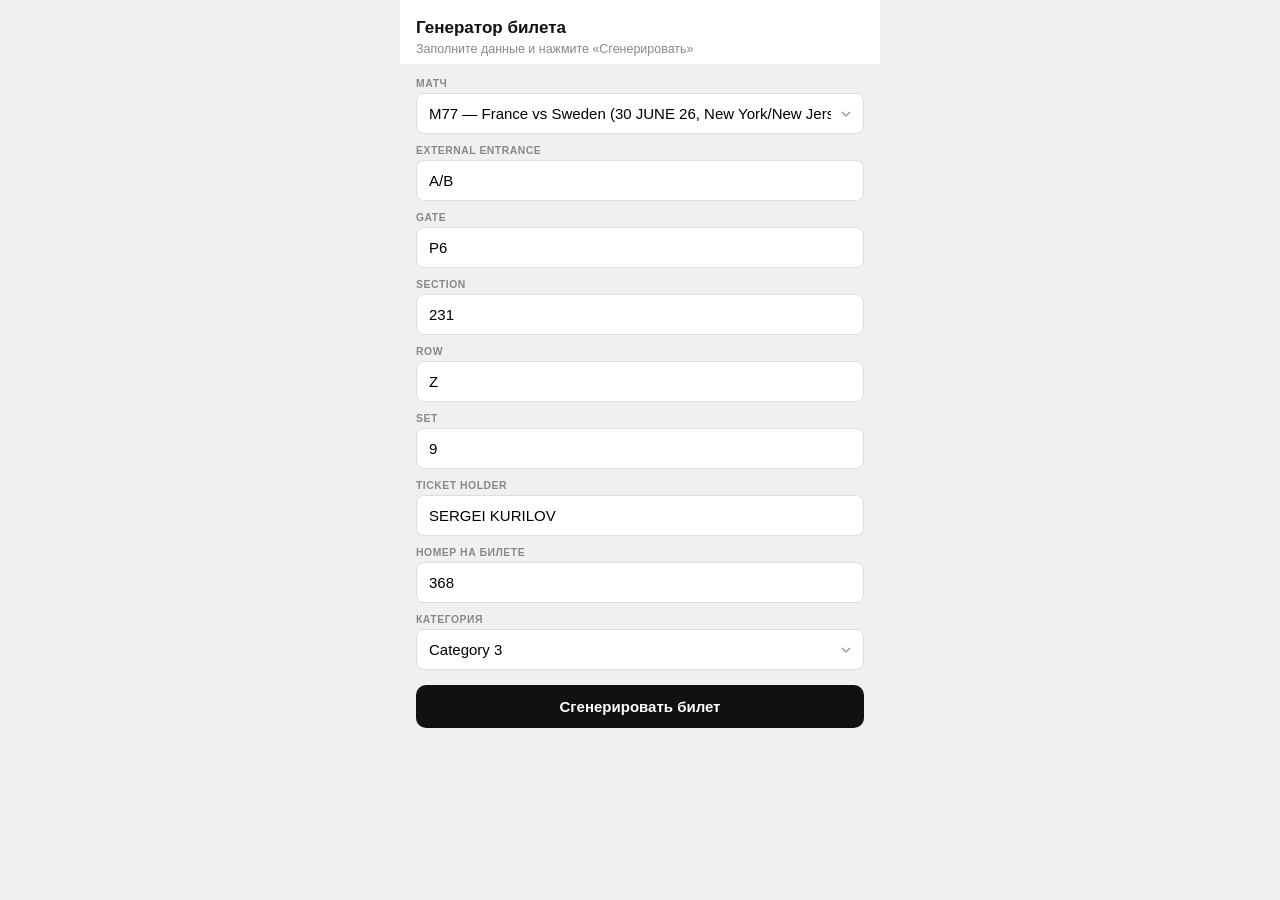
<file: index.html>
<!DOCTYPE html>
<html lang="ru">
<head>
  <meta charset="UTF-8">
  <meta name="viewport" content="width=device-width, initial-scale=1, maximum-scale=1, user-scalable=no, viewport-fit=cover">
  <meta name="theme-color" content="#3a3a3a">
  <title>FIFA Ticket Generator</title>
  <link rel="stylesheet" href="styles.css">
</head>
<body>
  <div class="app-shell">
    <section id="form-view" class="view view--active">
      <header class="form-header">
        <h1>Генератор билета</h1>
        <p>Заполните данные и нажмите «Сгенерировать»</p>
      </header>

      <form id="ticket-form" class="ticket-form" autocomplete="off">
        <label class="field">
          <span class="field__label">Матч</span>
          <select id="match" name="match" required></select>
        </label>
        <label class="field">
          <span class="field__label">External Entrance</span>
          <input type="text" id="entrance" name="entrance" value="A/B" required maxlength="16">
        </label>
        <label class="field">
          <span class="field__label">Gate</span>
          <input type="text" id="gate" name="gate" value="P6" required maxlength="12">
        </label>
        <label class="field">
          <span class="field__label">Section</span>
          <input type="text" id="section" name="section" value="231" required maxlength="8">
        </label>
        <label class="field">
          <span class="field__label">Row</span>
          <input type="text" id="row" name="row" value="Z" required maxlength="6">
        </label>
        <label class="field">
          <span class="field__label">Set</span>
          <input type="text" id="seat" name="seat" value="9" required maxlength="8">
        </label>
        <label class="field">
          <span class="field__label">Ticket holder</span>
          <input type="text" id="holder" name="holder" value="SERGEI KURILOV" required maxlength="64">
        </label>
        <label class="field">
          <span class="field__label">Номер на билете</span>
          <input type="text" id="ticket-code" name="ticket-code" value="368" required maxlength="12" inputmode="numeric" pattern="[0-9]+">
        </label>
        <label class="field">
          <span class="field__label">Категория</span>
          <select id="category" name="category" required>
            <option value="Category 1">Category 1</option>
            <option value="Category 2">Category 2</option>
            <option value="Category 3" selected>Category 3</option>
            <option value="Category 4">Category 4</option>
          </select>
        </label>
        <button type="submit" class="btn-primary">Сгенерировать билет</button>
      </form>
    </section>

    <section id="ticket-view" class="view" hidden>
      <div class="phone">
        <header class="topbar">
          <button type="button" class="back" id="btn-back" aria-label="Назад"></button>
          Ticket 1 of 1
          <span class="dot" aria-hidden="true"></span>
        </header>

        <section class="notice">
          <span class="info" aria-hidden="true">i</span>
          <div class="qr-wrap">
            <img class="notice__img" src="assets/image.png" alt="">
            <svg class="qr-wrap__scan" viewBox="0 0 100 100" preserveAspectRatio="xMidYMid meet" aria-hidden="true">
              <rect class="qr-wrap__line qr-wrap__line--1" x="2" y="2" width="96" height="96" pathLength="100" />
              <rect class="qr-wrap__line qr-wrap__line--2" x="2" y="2" width="96" height="96" pathLength="100" />
            </svg>
          </div>
        </section>

        <main class="card">
          <div class="matchno" id="out-match-num">77</div>

          <div class="logo" aria-hidden="true">
            <span>FIFA</span>
            <span>WORLD CUP</span>
            <span>2026</span>
          </div>

          <h2 class="title" id="out-match-title">M77 France vs Sweden</h2>

          <div class="meta">
            <div class="meta__row">
              <img class="meta__ico" src="assets/free-icon-calendar-days-10178999.png" width="25" height="25" alt="">
              <span id="out-datetime">30 JUNE 26, 17:00</span>
            </div>
            <div class="meta__row">
              <img class="meta__ico" src="assets/1904662-location-map-map-location-map-point-pin-place-placeholder_122512.png" width="25" height="25" alt="">
              <span id="out-stadium">New York/New Jersey Stadium</span>
            </div>
          </div>

          <div class="grid grid--four">
            <div class="box">
              <label>Gate</label>
              <strong id="out-gate">P6</strong>
            </div>
            <div class="box">
              <label>Section</label>
              <strong id="out-section">231</strong>
            </div>
            <div class="box">
              <label>Row</label>
              <strong id="out-row">Z</strong>
            </div>
            <div class="box">
              <label>Set</label>
              <strong id="out-seat">9</strong>
            </div>
          </div>

          <div class="separator"></div>

          <div class="details">
            <div class="row name">
              <div>Ticket Holder</div>
              <div id="out-holder">SERGEI KURILOV</div>
            </div>
            <div class="row cat">
              <div>Category</div>
              <div id="out-category">Category 3</div>
            </div>
          </div>

          <div class="float" aria-hidden="true"></div>
          <div class="noise" aria-hidden="true"></div>
        </main>
      </div>

      <div class="ticker" id="ticker" hidden aria-hidden="true">
        <div class="ticker__viewport">
          <div class="ticker__track" id="ticker-track"></div>
        </div>
      </div>
    </section>
  </div>

  <script src="matches.js"></script>
  <script src="app.js"></script>
</body>
</html>
</file>
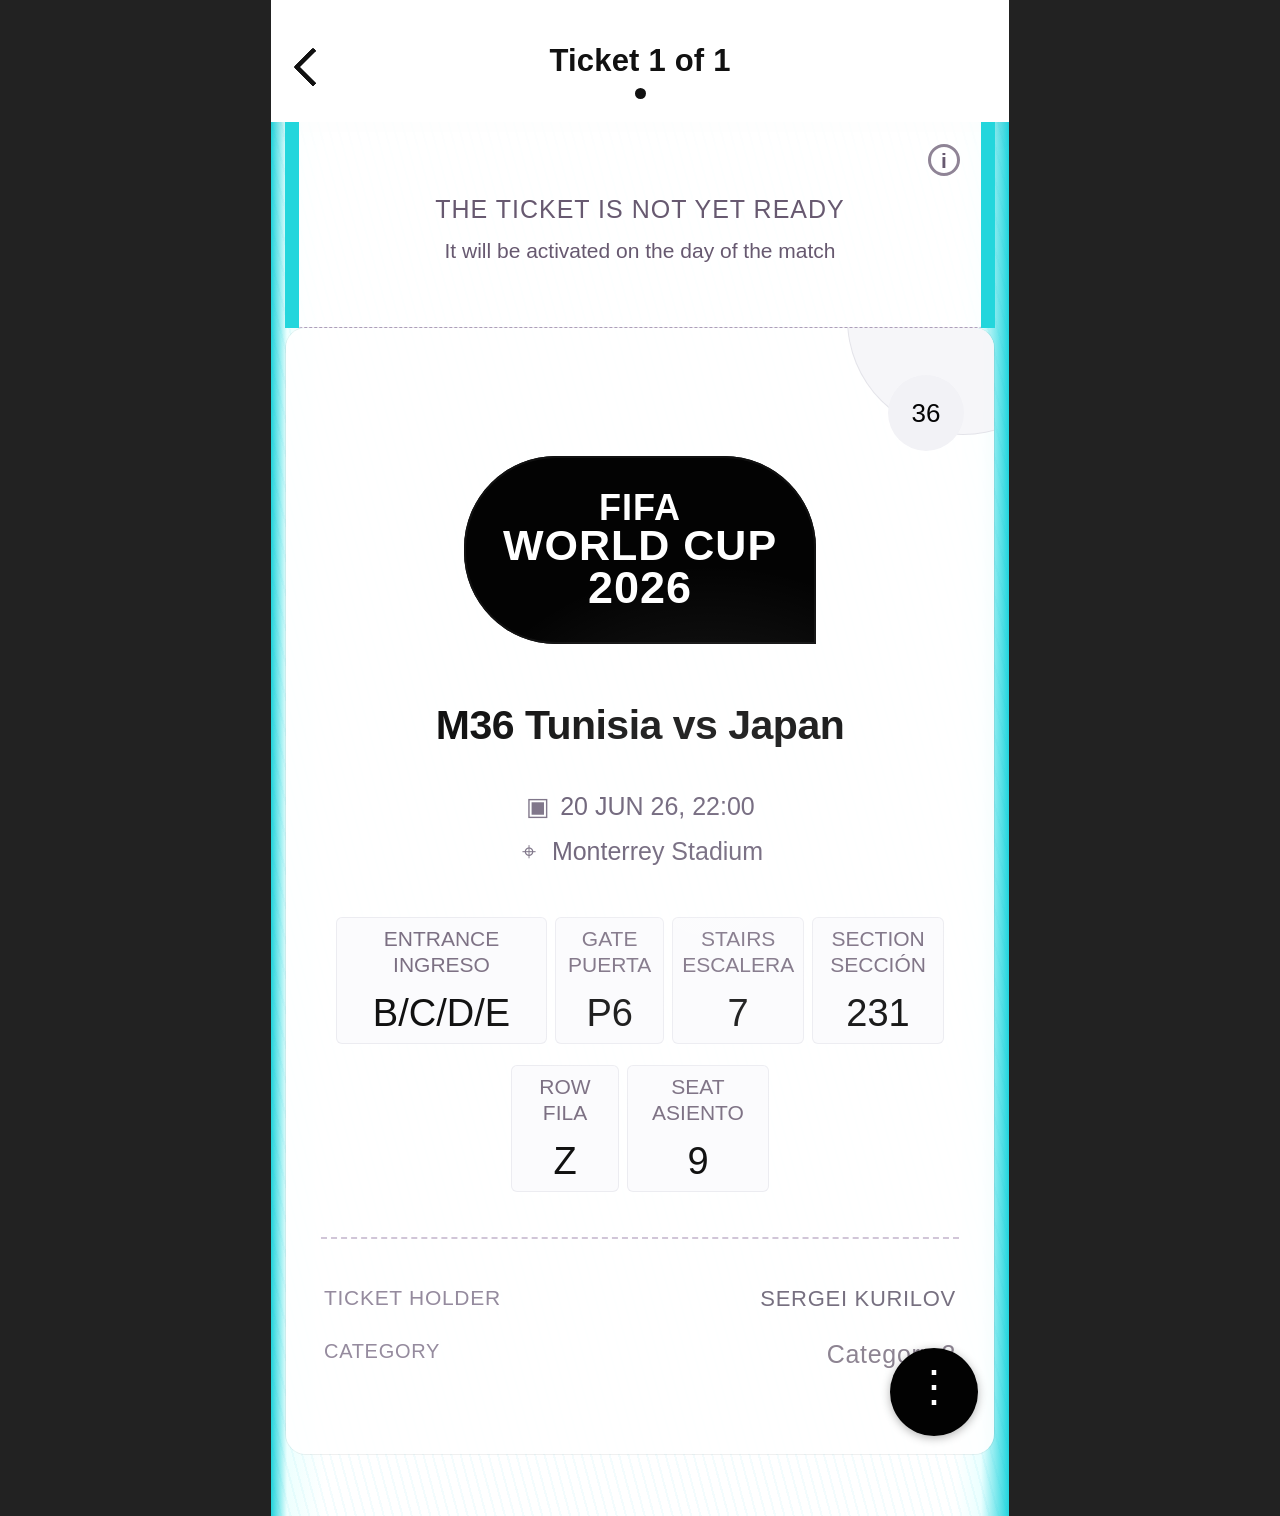
<file: worldcup_ticket_layout.html>
<!DOCTYPE html>
<html lang="ru">
<head>
<meta charset="UTF-8" />
<meta name="viewport" content="width=device-width, initial-scale=1.0" />
<title>FIFA World Cup 2026 Ticket</title>
<style>
  *{box-sizing:border-box} body{margin:0;background:#222;font-family:-apple-system,BlinkMacSystemFont,"Segoe UI",Roboto,Arial,sans-serif;color:#111}
  .phone{width:738px;height:1516px;margin:0 auto;background:linear-gradient(90deg,#21d4dc 0,#ecfffe 16px,#fff 54px,#fff 684px,#eaffff 710px,#22d5de 738px);position:relative;overflow:hidden}
  .phone:before{content:"";position:absolute;inset:0;background:repeating-linear-gradient(75deg,rgba(0,190,220,.10) 0 2px,transparent 2px 9px);opacity:.45;pointer-events:none}
  .topbar{height:122px;background:#fff;display:flex;align-items:center;justify-content:center;position:relative;z-index:1;font-size:31px;font-weight:700;letter-spacing:.2px;box-shadow:0 10px 30px rgba(0,0,0,.04)}
  .back{position:absolute;left:28px;top:53px;width:28px;height:28px;border-left:5px solid #111;border-bottom:5px solid #111;transform:rotate(45deg);border-radius:2px}.dot{position:absolute;bottom:23px;width:11px;height:11px;background:#111;border-radius:50%}
  .notice{margin:0 14px;height:206px;background:rgba(255,255,255,.83);border-radius:0 0 18px 18px;position:relative;z-index:1;text-align:center;padding-top:73px;border-bottom:1px dashed #b8a8c7;color:#675970}.notice:before,.notice:after{content:"";position:absolute;top:0;width:14px;height:206px;background:#23d6dc}.notice:before{left:0}.notice:after{right:0}.notice h2{margin:0 0 15px;font-size:25px;font-weight:500;letter-spacing:1px}.notice p{margin:0;font-size:21px}.info{position:absolute;right:35px;top:22px;width:32px;height:32px;border:3px solid #8f8496;border-radius:50%;font-size:21px;line-height:27px;font-weight:700}
  .card{position:relative;z-index:1;margin:0 15px;height:1126px;background:rgba(255,255,255,.92);border-radius:20px;box-shadow:0 0 0 1px rgba(0,0,0,.06);padding-top:128px;text-align:center;overflow:hidden}.card:before{content:"";position:absolute;right:-85px;top:-125px;width:230px;height:230px;border-radius:50%;border:1px solid rgba(200,200,210,.4);background:rgba(244,244,248,.8)}
  .matchno{position:absolute;right:30px;top:47px;width:76px;height:76px;border-radius:50%;background:#f2f2f6;color:#050505;font-size:26px;display:flex;align-items:center;justify-content:center}.logo{margin:0 auto 58px;width:352px;height:188px;background:#030303;border-radius:92px 92px 0 92px;color:#fff;display:flex;align-items:center;justify-content:center;flex-direction:column;font-weight:900;letter-spacing:1px;line-height:.96;box-shadow:inset 0 0 0 2px #111}.logo span:nth-child(1){font-size:36px}.logo span:nth-child(2){font-size:43px}.logo span:nth-child(3){font-size:45px}.title{font-size:41px;font-weight:650;margin-bottom:35px;letter-spacing:-.5px}.meta{color:#665b72;font-size:25px;line-height:1.8;margin-bottom:43px}.ico{display:inline-block;width:25px;text-align:center;margin-right:10px;opacity:.88}.grid{display:grid;grid-template-columns:1.12fr .58fr .7fr .7fr;gap:8px;margin:0 50px 21px}.box{height:127px;background:rgba(250,250,253,.78);border:1px solid rgba(228,228,235,.65);border-radius:6px;display:flex;flex-direction:column;align-items:center;justify-content:center}.box label{font-size:21px;line-height:1.2;color:#7b6f82;text-transform:uppercase;font-weight:500}.box strong{font-size:38px;font-weight:400;margin-top:15px}.smallgrid{display:grid;grid-template-columns:108px 142px;gap:8px;justify-content:center}.smallgrid .box{height:127px}.separator{border-top:2px dashed #d1c6d8;margin:45px 35px 0}.details{margin:47px 38px 0;color:#958b9e;font-size:21px;text-transform:uppercase;letter-spacing:.7px}.row{display:grid;grid-template-columns:1fr 1fr;text-align:left;margin-bottom:28px}.row div:last-child{text-align:right;color:#8b8193;font-weight:500}.row.name div:last-child{font-size:22px;color:#777080}.row.cat{font-size:20px;text-transform:none}.row.cat div:first-child{text-transform:uppercase}.row.cat div:last-child{font-size:25px;color:#8d8492;text-transform:none}.float{position:absolute;right:16px;bottom:18px;width:88px;height:88px;border-radius:50%;background:#020202;box-shadow:0 2px 10px rgba(0,0,0,.3)}.float:after{content:"⋮";color:white;font-size:44px;line-height:76px}.noise{position:absolute;inset:0;background:radial-gradient(circle at 60% 48%,rgba(255,255,255,.16),transparent 42%);pointer-events:none}
  @media(max-width:760px){.phone{width:100vw;height:205.42vw;transform-origin:top left}.topbar{height:16.53vw}.notice{height:27.91vw}.card{height:152.57vw}.logo{width:47.7vw;height:25.47vw}}
</style>
</head>
<body>
  <div class="phone">
    <div class="topbar"><div class="back"></div>Ticket 1 of 1<div class="dot"></div></div>
    <section class="notice"><div class="info">i</div><h2>THE TICKET IS NOT YET READY</h2><p>It will be activated on the day of the match</p></section>
    <main class="card">
      <div class="matchno">36</div>
      <div class="logo"><span>FIFA</span><span>WORLD CUP</span><span>2026</span></div>
      <div class="title">M36 Tunisia vs Japan</div>
      <div class="meta"><div><span class="ico">▣</span>20 JUN 26, 22:00</div><div><span class="ico">⌖</span>Monterrey Stadium</div></div>
      <div class="grid">
        <div class="box"><label>Entrance<br>Ingreso</label><strong>B/C/D/E</strong></div>
        <div class="box"><label>Gate<br>Puerta</label><strong>P6</strong></div>
        <div class="box"><label>Stairs<br>Escalera</label><strong>7</strong></div>
        <div class="box"><label>Section<br>Sección</label><strong>231</strong></div>
      </div>
      <div class="smallgrid"><div class="box"><label>Row<br>Fila</label><strong>Z</strong></div><div class="box"><label>Seat<br>Asiento</label><strong>9</strong></div></div>
      <div class="separator"></div>
      <div class="details">
        <div class="row name"><div>Ticket Holder</div><div>SERGEI KURILOV</div></div>
        <div class="row cat"><div>Category</div><div>Category 3</div></div>
      </div>
      <div class="float"></div><div class="noise"></div>
    </main>
  </div>
</body>
</html>
</file>
<file: styles.css>
/* Вёрстка билета — на основе worldcup_ticket_layout.html */

*,
*::before,
*::after {
  box-sizing: border-box;
  margin: 0;
  padding: 0;
}

body {
  margin: 0;
  font-family: -apple-system, BlinkMacSystemFont, "Segoe UI", Roboto, Arial, sans-serif;
  color: #111;
  -webkit-font-smoothing: antialiased;
}

.view[hidden] {
  display: none !important;
}

/* ─── Форма ─── */

body:not(.body--ticket) {
  background: #f0f0f0;
}

.app-shell {
  width: 100%;
  max-width: 480px;
  margin: 0 auto;
  min-height: 100dvh;
}

.form-header {
  padding: 18px 16px 8px;
  background: #fff;
}

.form-header h1 {
  font-size: 1.0625rem;
  font-weight: 700;
}

.form-header p {
  margin-top: 4px;
  font-size: 0.78rem;
  color: #888;
}

.ticket-form {
  padding: 14px 16px 24px;
  display: flex;
  flex-direction: column;
  gap: 11px;
}

.field {
  display: flex;
  flex-direction: column;
  gap: 4px;
}

.field__label {
  font-size: 0.65rem;
  font-weight: 600;
  color: #888;
  text-transform: uppercase;
  letter-spacing: 0.05em;
}

.field input,
.field select {
  width: 100%;
  padding: 11px 12px;
  font: inherit;
  font-size: 0.9375rem;
  border: 1px solid #ddd;
  border-radius: 8px;
  background: #fff;
  -webkit-appearance: none;
  appearance: none;
}

.field select {
  background-image: url("data:image/svg+xml,%3Csvg xmlns='http://www.w3.org/2000/svg' width='10' height='6' viewBox='0 0 10 6'%3E%3Cpath d='M1 1l4 4 4-4' stroke='%23999' stroke-width='1.4' fill='none'/%3E%3C/svg%3E");
  background-repeat: no-repeat;
  background-position: right 12px center;
  padding-right: 32px;
}

.btn-primary {
  margin-top: 4px;
  padding: 13px;
  font: inherit;
  font-size: 0.9375rem;
  font-weight: 600;
  color: #fff;
  background: #111;
  border: none;
  border-radius: 10px;
  cursor: pointer;
}

/* ─── Экран билета (worldcup_ticket_layout.html) ─── */

body.body--ticket {
  background: #3a3a3a;
  padding-bottom: calc(104px + env(safe-area-inset-bottom, 0px));
}

body.body--ticket .app-shell {
  max-width: none;
  margin: 0;
}

#ticket-view {
  width: 100%;
  overflow-x: hidden;
}

.phone {
  width: 738px;
  height: 1516px;
  margin: 0 auto;
  background: #3a3a3a;
  position: relative;
  overflow: hidden;
}

.topbar {
  height: 122px;
  background: transparent;
  display: flex;
  align-items: center;
  justify-content: center;
  position: relative;
  z-index: 1;
  font-size: 31px;
  font-weight: 700;
  letter-spacing: 0.2px;
}

.back {
  position: absolute;
  left: 28px;
  top: 53px;
  width: 28px;
  height: 28px;
  border: none;
  border-left: 5px solid #111;
  border-bottom: 5px solid #111;
  transform: rotate(45deg);
  border-radius: 2px;
  background: transparent;
  cursor: pointer;
  padding: 0;
}

.dot {
  position: absolute;
  bottom: 23px;
  width: 11px;
  height: 11px;
  background: #111;
  border-radius: 50%;
}

.notice {
  margin: 0 14px;
  height: 206px;
  background: rgba(255, 255, 255, 0.97);
  border-radius: 20px;
  box-shadow: 0 0 0 1px rgba(0, 0, 0, 0.06);
  overflow: hidden;
  position: relative;
  z-index: 1;
  display: flex;
  align-items: center;
  justify-content: center;
  padding: 20px 28px;
  border-bottom: 1px dashed #b8a8c7;
  color: #675970;
}

.notice::before,
.notice::after {
  content: "";
  position: absolute;
  top: 0;
  bottom: 0;
  width: 14px;
  height: 100%;
  background: #21f5f1;
  z-index: 1;
}

.notice::before {
  left: 0;
  border-radius: 20px 0 0 20px;
}

.notice::after {
  right: 0;
  border-radius: 0 20px 20px 0;
}

.qr-wrap {
  position: relative;
  display: inline-flex;
  align-items: center;
  justify-content: center;
  z-index: 2;
  max-width: 100%;
  max-height: 100%;
}

.notice__img {
  display: block;
  max-width: 100%;
  max-height: 158px;
  width: auto;
  height: auto;
  object-fit: contain;
}

.qr-wrap__scan {
  position: absolute;
  inset: -5px;
  width: calc(100% + 10px);
  height: calc(100% + 10px);
  pointer-events: none;
  overflow: visible;
}

.qr-wrap__line {
  fill: none;
  stroke: #1c1c1c;
  stroke-width: 2.5;
  vector-effect: non-scaling-stroke;
  stroke-linecap: butt;
  /* один длинный штрих на контуре — ровно одна линия на слой */
  stroke-dasharray: 28 72;
  animation: qr-orbit 3s linear infinite;
}

.qr-wrap__line--2 {
  animation-delay: -1.5s;
}

@keyframes qr-orbit {
  from {
    stroke-dashoffset: 0;
  }

  to {
    stroke-dashoffset: -100;
  }
}

.info {
  position: absolute;
  right: 35px;
  top: 22px;
  z-index: 3;
  width: 32px;
  height: 32px;
  background: transparent;
  border: 3px solid #9a919f;
  border-radius: 50%;
  display: flex;
  align-items: center;
  justify-content: center;
  color: #8f8496;
  font-size: 17px;
  line-height: 1;
  font-weight: 700;
}

.card {
  position: relative;
  z-index: 1;
  margin: 0 15px;
  min-height: 1126px;
  background: rgba(255, 255, 255, 0.97);
  border-radius: 20px;
  box-shadow: 0 0 0 1px rgba(0, 0, 0, 0.06);
  padding-top: 128px;
  text-align: center;
  overflow: hidden;
  padding-bottom: 100px;
}

.matchno {
  position: absolute;
  right: 30px;
  top: 47px;
  width: 76px;
  height: 76px;
  border-radius: 50%;
  background: #c8c2cb;
  color: #050505;
  font-size: 26px;
  display: flex;
  align-items: center;
  justify-content: center;
}

.logo {
  margin: 0 auto 58px;
  width: 352px;
  height: 188px;
  background: #030303;
  border-radius: 92px 92px 0 92px;
  color: #fff;
  display: flex;
  align-items: center;
  justify-content: center;
  flex-direction: column;
  font-weight: 900;
  letter-spacing: 1px;
  line-height: 0.96;
  box-shadow: inset 0 0 0 2px #111;
}

.logo span:nth-child(1) {
  font-size: 36px;
}

.logo span:nth-child(2) {
  font-size: 43px;
}

.logo span:nth-child(3) {
  font-size: 45px;
}

.title {
  font-size: 41px;
  font-weight: 650;
  margin-bottom: 35px;
  letter-spacing: -0.5px;
}

.meta {
  color: #665b72;
  font-size: 25px;
  line-height: 1.4;
  margin: 0 auto 43px;
  display: grid;
  grid-template-columns: 32px max-content;
  column-gap: 12px;
  row-gap: 10px;
  align-items: center;
  justify-content: center;
  width: max-content;
}

.meta__row {
  display: contents;
}

.meta__ico {
  display: block;
  width: 25px;
  height: 25px;
  justify-self: center;
  align-self: center;
  object-fit: contain;
  object-position: center;
}

.grid {
  display: grid;
  grid-template-columns: 1.12fr 0.58fr 0.7fr 0.7fr;
  gap: 8px;
  margin: 0 50px 21px;
}

.grid--four {
  grid-template-columns: repeat(4, 1fr);
}

.box {
  height: 127px;
  background: #e8e7ec;
  border: 1px solid #d5d3da;
  border-radius: 6px;
  display: flex;
  flex-direction: column;
  align-items: center;
  justify-content: center;
}

.box label {
  font-size: 21px;
  line-height: 1.2;
  color: #726a78;
  text-transform: uppercase;
  font-weight: 500;
}

.box strong {
  font-size: 38px;
  font-weight: 400;
  margin-top: 15px;
  color: #333138;
}

.smallgrid {
  display: grid;
  grid-template-columns: 108px 142px;
  gap: 8px;
  justify-content: center;
}

.smallgrid .box {
  height: 127px;
}

.separator {
  border-top: 2px dashed #d1c6d8;
  margin: 45px 35px 0;
}

.details {
  margin: 47px 38px 0;
  color: #958b9e;
  font-size: 21px;
  text-transform: uppercase;
  letter-spacing: 0.7px;
}

.row {
  display: grid;
  grid-template-columns: 1fr 1fr;
  text-align: left;
  margin-bottom: 28px;
}

.row div:last-child {
  text-align: right;
  color: #8b8193;
  font-weight: 500;
}

.row.name div:last-child {
  font-size: 22px;
  color: #777080;
}

.row.cat {
  text-transform: none;
}

.row.cat div:first-child {
  text-transform: uppercase;
}

.row.cat div:last-child {
  font-size: 22px;
  color: #777080;
  text-transform: none;
}

.float {
  position: absolute;
  right: 16px;
  bottom: 18px;
  width: 88px;
  height: 88px;
  border-radius: 50%;
  background: #020202;
  box-shadow: 0 2px 10px rgba(0, 0, 0, 0.3);
}

.float::after {
  content: "⋮";
  color: white;
  font-size: 44px;
  line-height: 76px;
}

.noise {
  position: absolute;
  inset: 0;
  background: radial-gradient(circle at 60% 48%, rgba(255, 255, 255, 0.16), transparent 42%);
  pointer-events: none;
}

/* Бегущая строка с номером */
.ticker {
  position: fixed;
  left: 0;
  right: 0;
  bottom: 0;
  z-index: 200;
  height: 104px;
  padding-bottom: env(safe-area-inset-bottom, 0px);
  background: #fff;
  display: flex;
  align-items: center;
  overflow: hidden;
  box-shadow: 0 -1px 0 rgba(0, 0, 0, 0.06);
}

.ticker[hidden] {
  display: none !important;
}

.ticker__viewport {
  width: 100%;
  max-width: 738px;
  margin: 0 auto;
  overflow: hidden;
  height: 100%;
  display: flex;
  align-items: center;
}

.ticker__track {
  display: flex;
  flex-shrink: 0;
  animation: ticker-scroll 20s linear infinite;
  will-change: transform;
}

.ticker__group {
  display: flex;
  align-items: center;
  gap: 56px;
  padding-right: 56px;
}

.ticker__chip {
  display: inline-flex;
  align-items: center;
  justify-content: center;
  min-width: 152px;
  height: 68px;
  padding: 0 34px;
  background: #dcf200;
  color: #111;
  font-size: 34px;
  font-weight: 700;
  letter-spacing: 0.02em;
  border-radius: 22px 22px 5px 22px;
  white-space: nowrap;
  flex-shrink: 0;
}

@keyframes ticker-scroll {
  from {
    transform: translateX(-50%);
  }

  to {
    transform: translateX(0);
  }
}

/* Мобильная адаптация — масштаб макета 738×1516 под ширину экрана */
@media (max-width: 760px) {
  body.body--ticket {
    padding-bottom: calc(18vw + env(safe-area-inset-bottom, 0px));
  }

  .ticker {
    height: 18vw;
  }

  .ticker__chip {
    min-width: 28vw;
    height: 12vw;
    padding: 0 5vw;
    font-size: 5.8vw;
    border-radius: 4.5vw 4.5vw 1vw 4.5vw;
  }

  .ticker__group {
    gap: 8vw;
    padding-right: 8vw;
  }

  .phone {
    width: 100vw;
    height: 205.42vw;
    max-width: 100%;
  }

  .topbar {
    height: 16.53vw;
    font-size: 4.2vw;
  }

  .back {
    left: 3.8vw;
    top: 7.2vw;
    width: 3.8vw;
    height: 3.8vw;
    border-left-width: 0.68vw;
    border-bottom-width: 0.68vw;
  }

  .dot {
    bottom: 3.1vw;
    width: 1.49vw;
    height: 1.49vw;
  }

  .notice {
    margin: 0 1.9vw;
    height: 27.91vw;
    padding: 2.7vw 3.8vw;
    border-radius: 2.7vw;
  }

  .notice::before,
  .notice::after {
    top: 0;
    bottom: 0;
    width: 1.9vw;
    height: 100%;
  }

  .notice::before {
    left: 0;
    border-radius: 2.7vw 0 0 2.7vw;
  }

  .notice::after {
    right: 0;
    border-radius: 0 2.7vw 2.7vw 0;
  }

  .notice__img {
    max-height: 20vw;
  }

  .qr-wrap__scan {
    inset: -0.7vw;
    width: calc(100% + 1.4vw);
    height: calc(100% + 1.4vw);
  }

  .qr-wrap__line {
    stroke-width: 2;
  }

  .info {
    right: 4.7vw;
    top: 3vw;
    width: 4.3vw;
    height: 4.3vw;
    font-size: 2.5vw;
    line-height: 1;
    border-width: 0.4vw;
  }

  .card {
    margin: 0 2vw;
    min-height: 152.57vw;
    padding-top: 17.3vw;
    padding-bottom: 13vw;
    border-radius: 2.7vw;
  }

  .matchno {
    right: 4vw;
    top: 6.4vw;
    width: 10.3vw;
    height: 10.3vw;
    font-size: 3.5vw;
  }

  .logo {
    width: 47.7vw;
    height: 25.47vw;
    margin-bottom: 7.9vw;
    border-radius: 12.5vw 12.5vw 0 12.5vw;
  }

  .logo span:nth-child(1) {
    font-size: 4.88vw;
  }

  .logo span:nth-child(2) {
    font-size: 5.83vw;
  }

  .logo span:nth-child(3) {
    font-size: 6.1vw;
  }

  .title {
    font-size: 5.56vw;
    margin-bottom: 4.7vw;
  }

  .meta {
    font-size: 3.39vw;
    margin-bottom: 5.8vw;
    grid-template-columns: 4.3vw max-content;
    column-gap: 1.6vw;
    row-gap: 1.3vw;
  }

  .meta__ico {
    width: 3.4vw;
    height: 3.4vw;
  }

  .grid {
    margin: 0 6.8vw 2.8vw;
    gap: 1.08vw;
  }

  .box {
    height: 17.2vw;
    border-radius: 0.8vw;
  }

  .box label {
    font-size: 2.85vw;
  }

  .box strong {
    font-size: 5.15vw;
    margin-top: 2vw;
  }

  .smallgrid {
    grid-template-columns: 14.6vw 19.2vw;
    gap: 1.08vw;
  }

  .smallgrid .box {
    height: 17.2vw;
  }

  .separator {
    margin: 6.1vw 4.7vw 0;
  }

  .details {
    margin: 6.4vw 5.1vw 0;
    font-size: 2.85vw;
  }

  .row {
    margin-bottom: 3.8vw;
  }

  .row.name div:last-child {
    font-size: 2.98vw;
  }

  .row.cat div:last-child {
    font-size: 2.98vw;
  }

  .float {
    right: 2.2vw;
    bottom: 2.4vw;
    width: 11.9vw;
    height: 11.9vw;
  }

  .float::after {
    font-size: 5.96vw;
    line-height: 10.3vw;
  }
}
</file>
